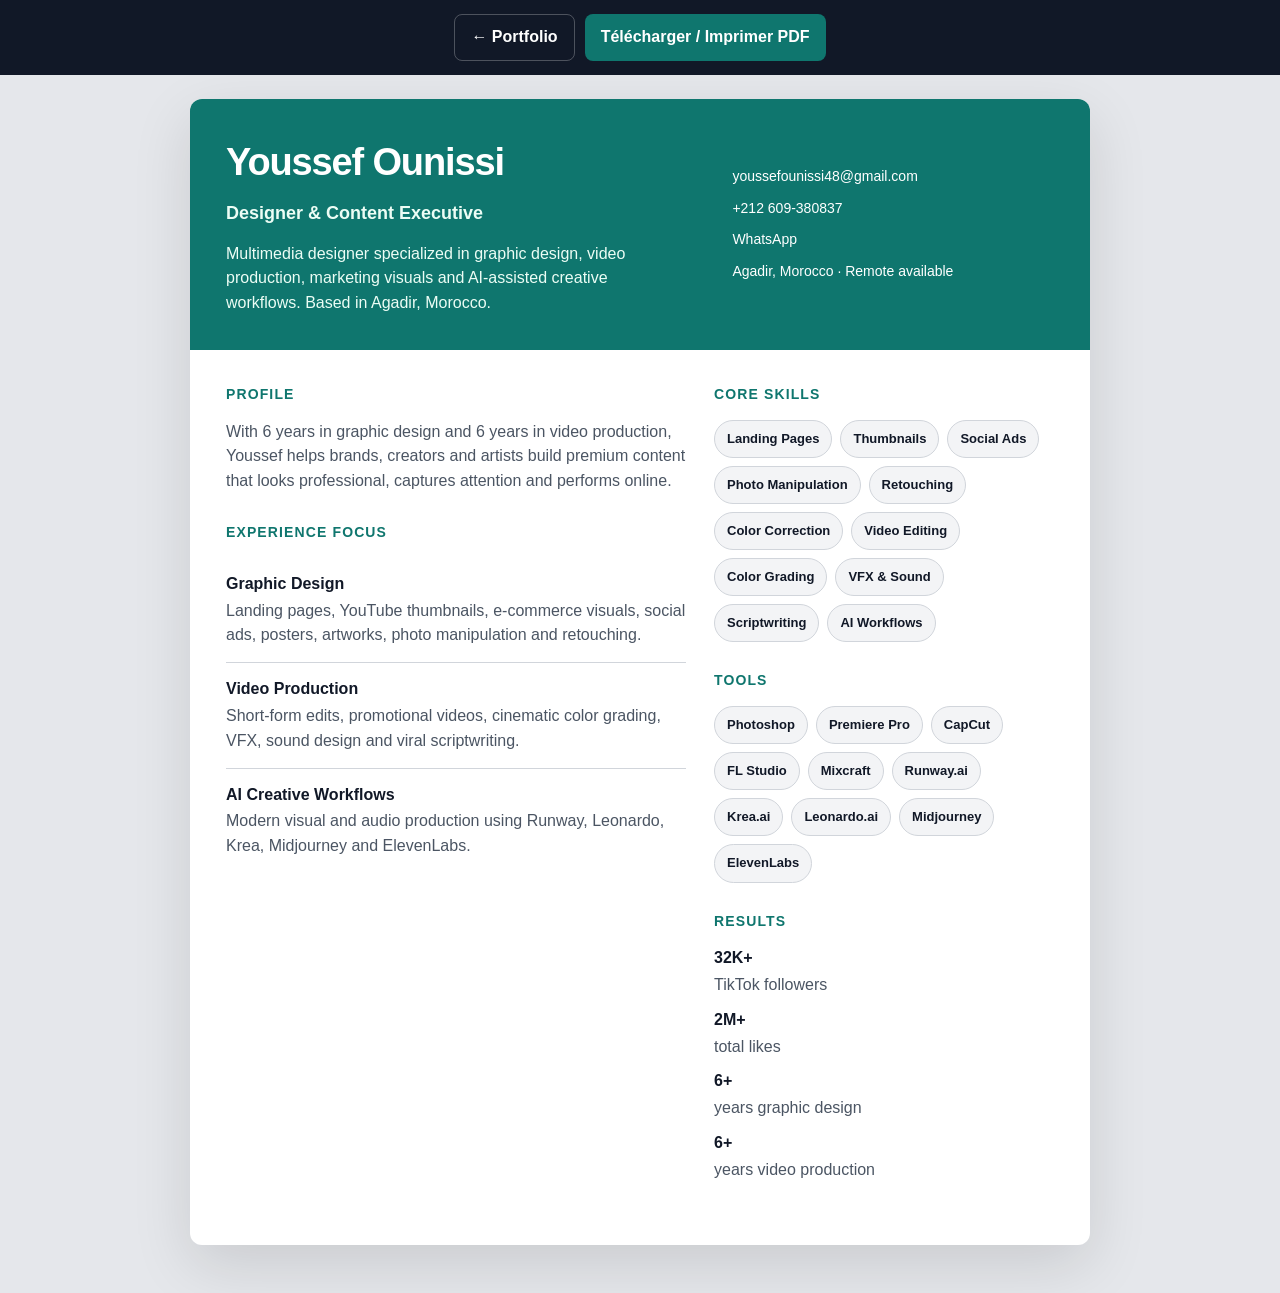
<file: cv.html>
<!DOCTYPE html>
<html lang="fr">
<head>
  <meta charset="UTF-8" />
  <meta name="viewport" content="width=device-width, initial-scale=1.0" />
  <title>Youssef Ounissi — CV</title>
  <style>
    :root {
      --ink: #111827;
      --muted: #4b5563;
      --line: #d1d5db;
      --accent: #0f766e;
      --soft: #f3f4f6;
    }

    * { box-sizing: border-box; margin: 0; padding: 0; }

    body {
      font-family: Arial, Helvetica, sans-serif;
      color: var(--ink);
      background: #e5e7eb;
      line-height: 1.55;
    }

    .toolbar {
      position: sticky;
      top: 0;
      z-index: 10;
      display: flex;
      gap: 10px;
      justify-content: center;
      padding: 14px;
      background: #111827;
    }

    .toolbar a,
    .toolbar button {
      border: 0;
      border-radius: 8px;
      padding: 10px 16px;
      font: inherit;
      font-weight: 700;
      text-decoration: none;
      cursor: pointer;
    }

    .toolbar a {
      color: #fff;
      background: transparent;
      border: 1px solid rgba(255, 255, 255, 0.25);
    }

    .toolbar button {
      color: #fff;
      background: #0f766e;
    }

    .page {
      width: min(900px, calc(100% - 28px));
      margin: 24px auto 48px;
      background: #fff;
      border-radius: 12px;
      overflow: hidden;
      box-shadow: 0 20px 60px rgba(0, 0, 0, 0.12);
    }

    .hero {
      display: grid;
      grid-template-columns: 1.2fr 0.8fr;
      gap: 24px;
      padding: 34px 36px;
      background: #0f766e;
      color: #fff;
    }

    .hero h1 {
      font-size: 38px;
      letter-spacing: -0.03em;
      margin-bottom: 8px;
    }

    .hero .role {
      font-size: 18px;
      font-weight: 700;
      margin-bottom: 14px;
    }

    .hero p {
      color: #ecfdf5;
      max-width: 46ch;
    }

    .meta {
      display: flex;
      flex-direction: column;
      gap: 10px;
      justify-content: center;
      font-size: 14px;
    }

    .meta a,
    .meta span {
      color: #fff;
      text-decoration: none;
    }

    .content {
      display: grid;
      grid-template-columns: 1.15fr 0.85fr;
      gap: 28px;
      padding: 34px 36px;
    }

    h2 {
      font-size: 14px;
      letter-spacing: 0.08em;
      text-transform: uppercase;
      color: var(--accent);
      margin-bottom: 14px;
    }

    .block { margin-bottom: 28px; }

    .block p { color: var(--muted); }

    .skills,
    .tools {
      display: flex;
      flex-wrap: wrap;
      gap: 8px;
    }

    .skills span,
    .tools span {
      padding: 8px 12px;
      border-radius: 999px;
      background: var(--soft);
      border: 1px solid var(--line);
      font-size: 13px;
      font-weight: 600;
      color: var(--ink);
    }

    .results li,
    .exp li {
      list-style: none;
      margin-bottom: 10px;
      color: var(--muted);
    }

    .results strong,
    .exp strong {
      color: var(--ink);
      display: block;
      margin-bottom: 2px;
    }

    .exp article {
      padding: 14px 0;
      border-bottom: 1px solid var(--line);
    }

    .exp article:last-child { border-bottom: 0; }

    @media (max-width: 760px) {
      .hero,
      .content {
        grid-template-columns: 1fr;
      }
    }

    @media print {
      body {
        background: #fff;
      }

      .toolbar {
        display: none;
      }

      .page {
        width: 100%;
        margin: 0;
        border-radius: 0;
        box-shadow: none;
      }

      .hero {
        background: #0f766e !important;
        color: #fff !important;
        -webkit-print-color-adjust: exact;
        print-color-adjust: exact;
      }

      .hero p,
      .meta a,
      .meta span {
        color: #fff !important;
      }
    }
  </style>
</head>
<body>
  <div class="toolbar">
    <a href="index.html">← Portfolio</a>
    <button type="button" onclick="window.print()">Télécharger / Imprimer PDF</button>
  </div>

  <main class="page">
    <header class="hero">
      <div>
        <h1>Youssef Ounissi</h1>
        <p class="role">Designer & Content Executive</p>
        <p>
          Multimedia designer specialized in graphic design, video production,
          marketing visuals and AI-assisted creative workflows. Based in Agadir, Morocco.
        </p>
      </div>
      <div class="meta">
        <a href="mailto:youssefounissi48@gmail.com">youssefounissi48@gmail.com</a>
        <a href="tel:+212609380837">+212 609-380837</a>
        <a href="https://wa.me/212609380837">WhatsApp</a>
        <span>Agadir, Morocco · Remote available</span>
      </div>
    </header>

    <div class="content">
      <section>
        <div class="block">
          <h2>Profile</h2>
          <p>
            With 6 years in graphic design and 6 years in video production,
            Youssef helps brands, creators and artists build premium content
            that looks professional, captures attention and performs online.
          </p>
        </div>

        <div class="block exp">
          <h2>Experience Focus</h2>
          <article>
            <strong>Graphic Design</strong>
            <p>Landing pages, YouTube thumbnails, e-commerce visuals, social ads, posters, artworks, photo manipulation and retouching.</p>
          </article>
          <article>
            <strong>Video Production</strong>
            <p>Short-form edits, promotional videos, cinematic color grading, VFX, sound design and viral scriptwriting.</p>
          </article>
          <article>
            <strong>AI Creative Workflows</strong>
            <p>Modern visual and audio production using Runway, Leonardo, Krea, Midjourney and ElevenLabs.</p>
          </article>
        </div>
      </section>

      <aside>
        <div class="block">
          <h2>Core Skills</h2>
          <div class="skills">
            <span>Landing Pages</span>
            <span>Thumbnails</span>
            <span>Social Ads</span>
            <span>Photo Manipulation</span>
            <span>Retouching</span>
            <span>Color Correction</span>
            <span>Video Editing</span>
            <span>Color Grading</span>
            <span>VFX & Sound</span>
            <span>Scriptwriting</span>
            <span>AI Workflows</span>
          </div>
        </div>

        <div class="block">
          <h2>Tools</h2>
          <div class="tools">
            <span>Photoshop</span>
            <span>Premiere Pro</span>
            <span>CapCut</span>
            <span>FL Studio</span>
            <span>Mixcraft</span>
            <span>Runway.ai</span>
            <span>Krea.ai</span>
            <span>Leonardo.ai</span>
            <span>Midjourney</span>
            <span>ElevenLabs</span>
          </div>
        </div>

        <div class="block results">
          <h2>Results</h2>
          <ul>
            <li><strong>32K+</strong> TikTok followers</li>
            <li><strong>2M+</strong> total likes</li>
            <li><strong>6+</strong> years graphic design</li>
            <li><strong>6+</strong> years video production</li>
          </ul>
        </div>
      </aside>
    </div>
  </main>
</body>
</html>
</file>
